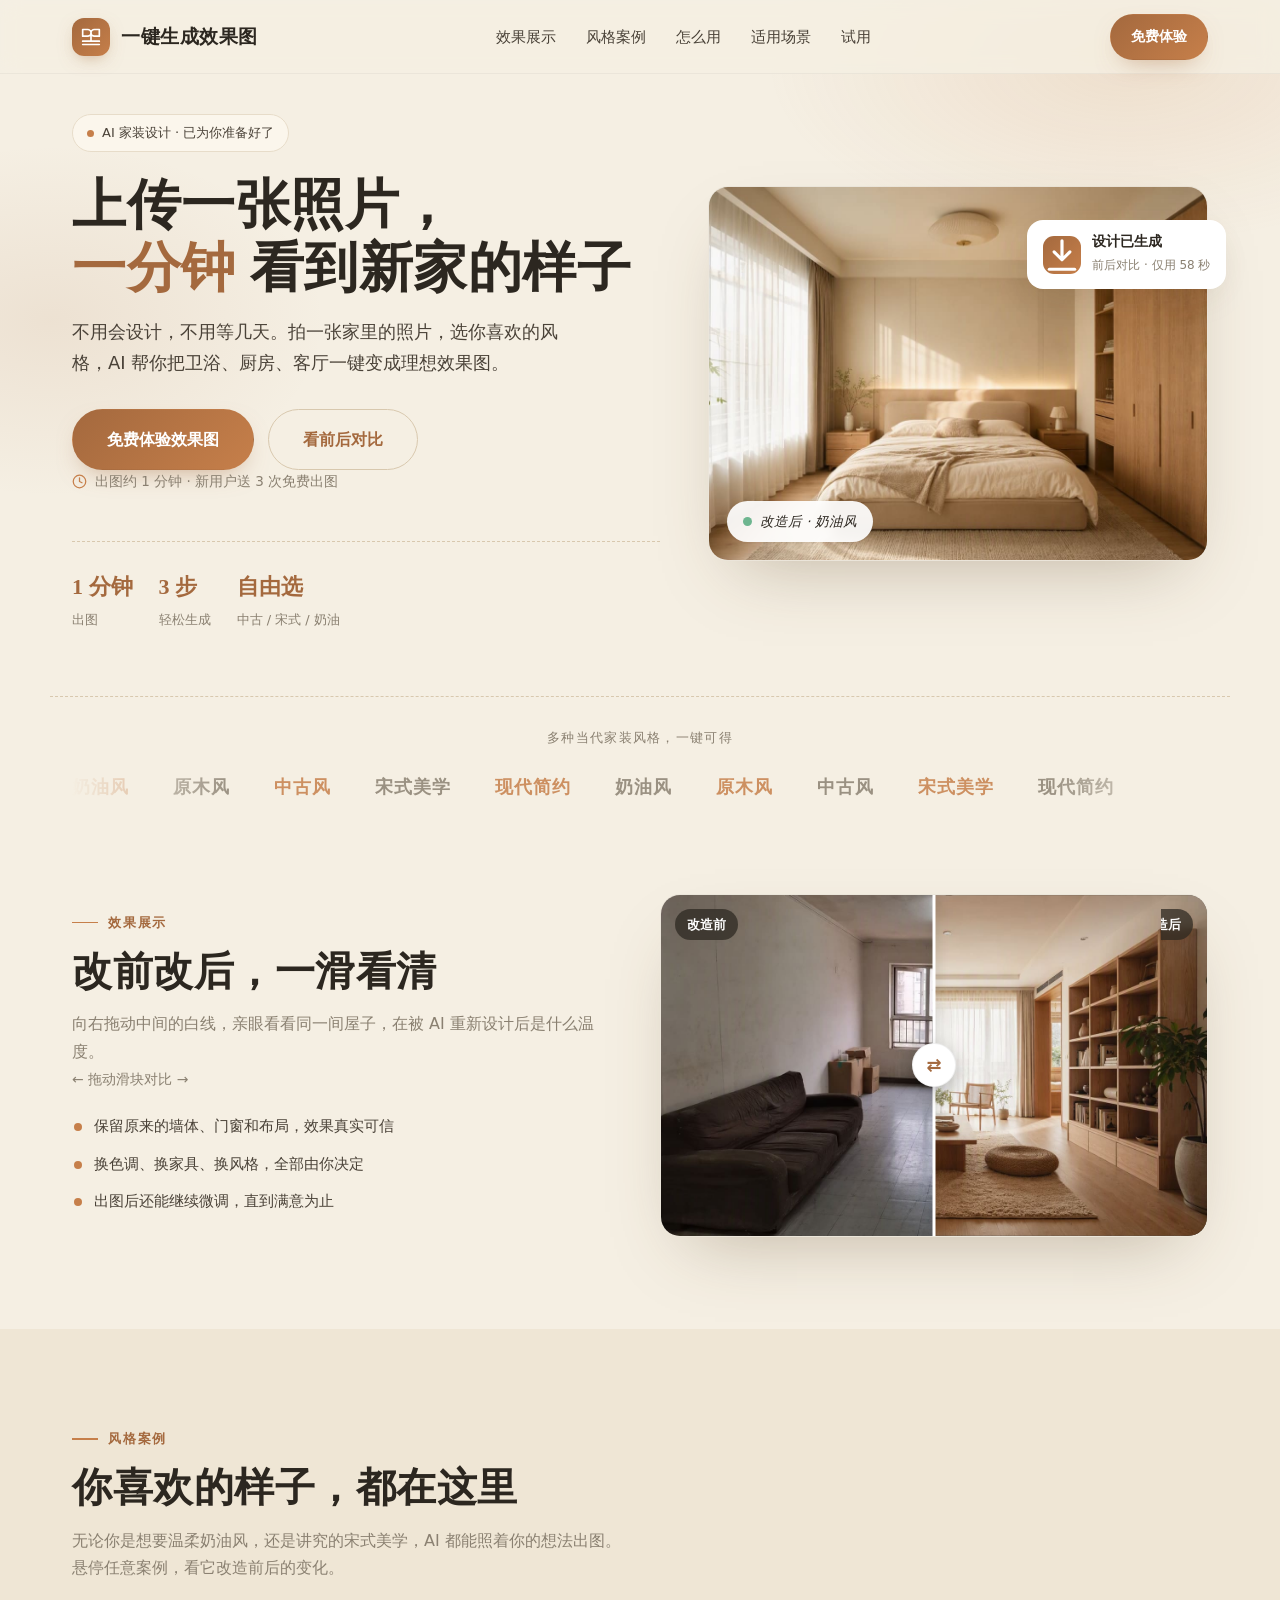
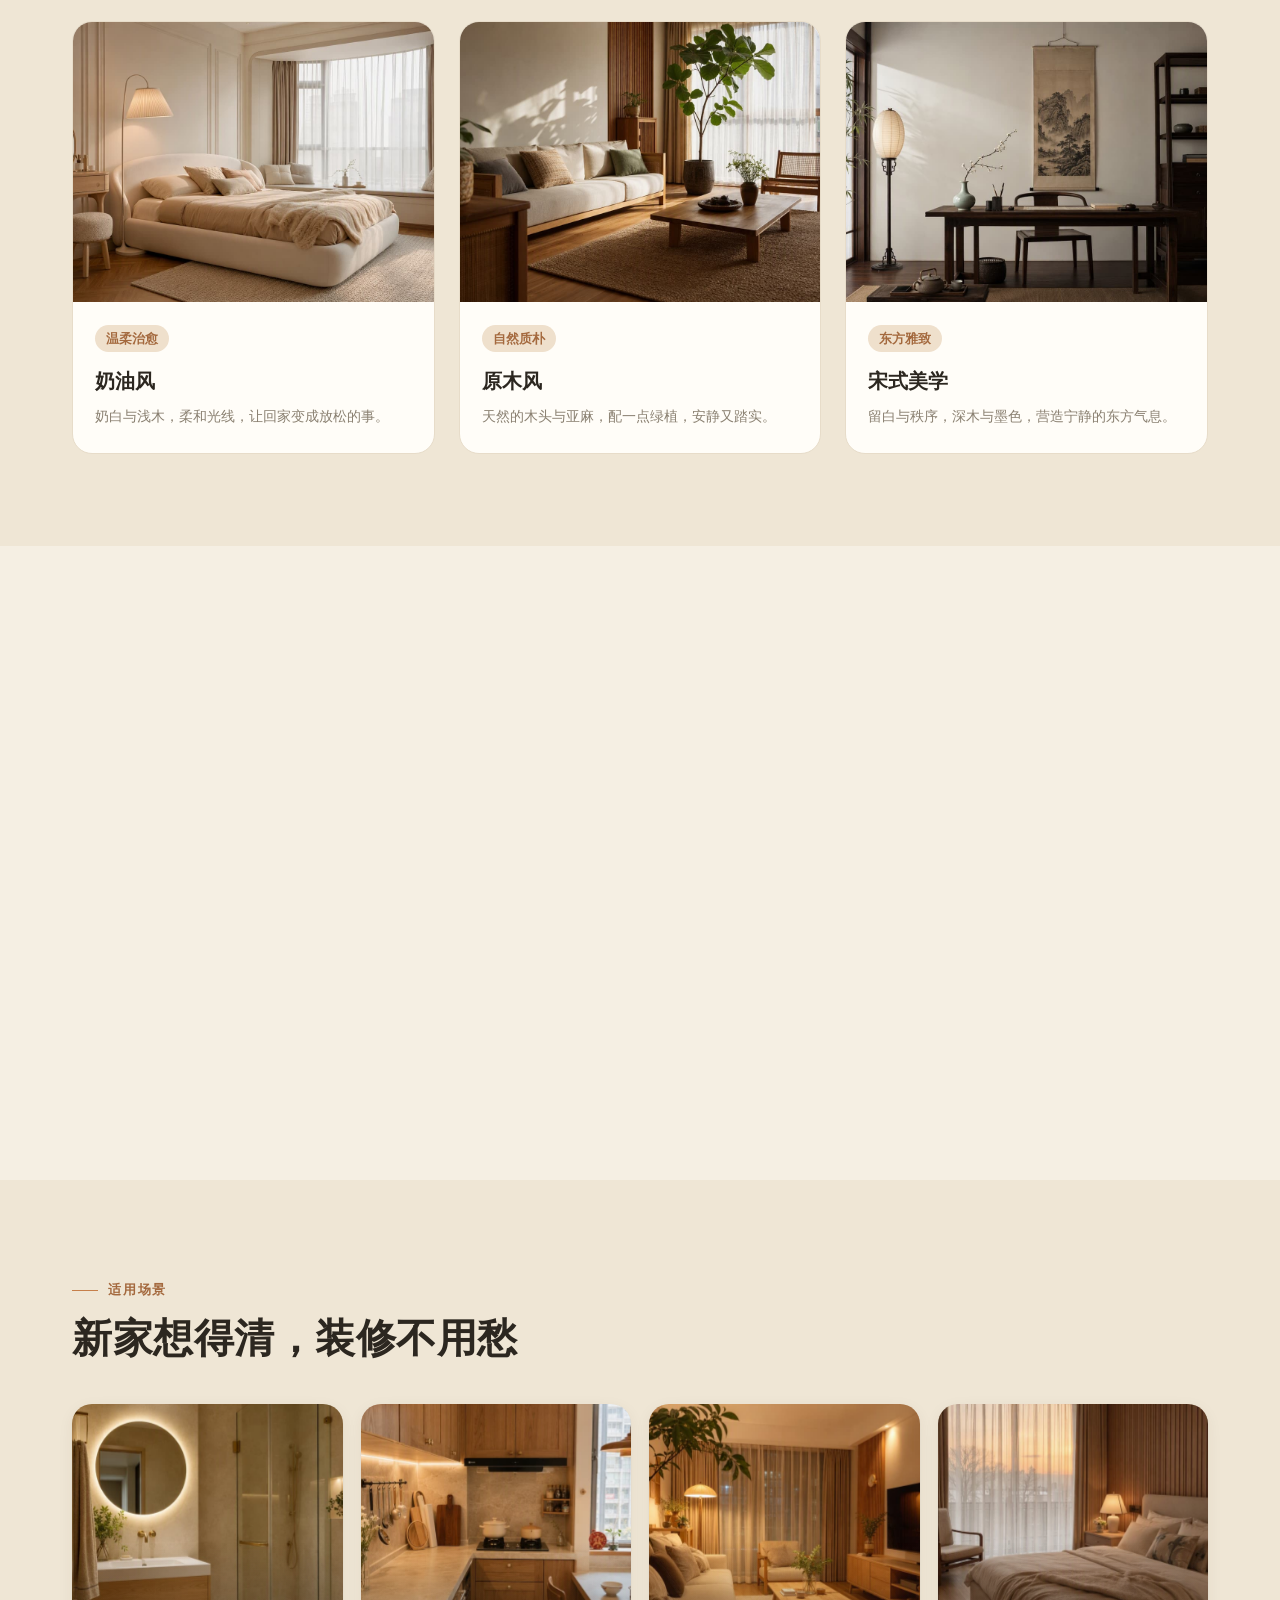
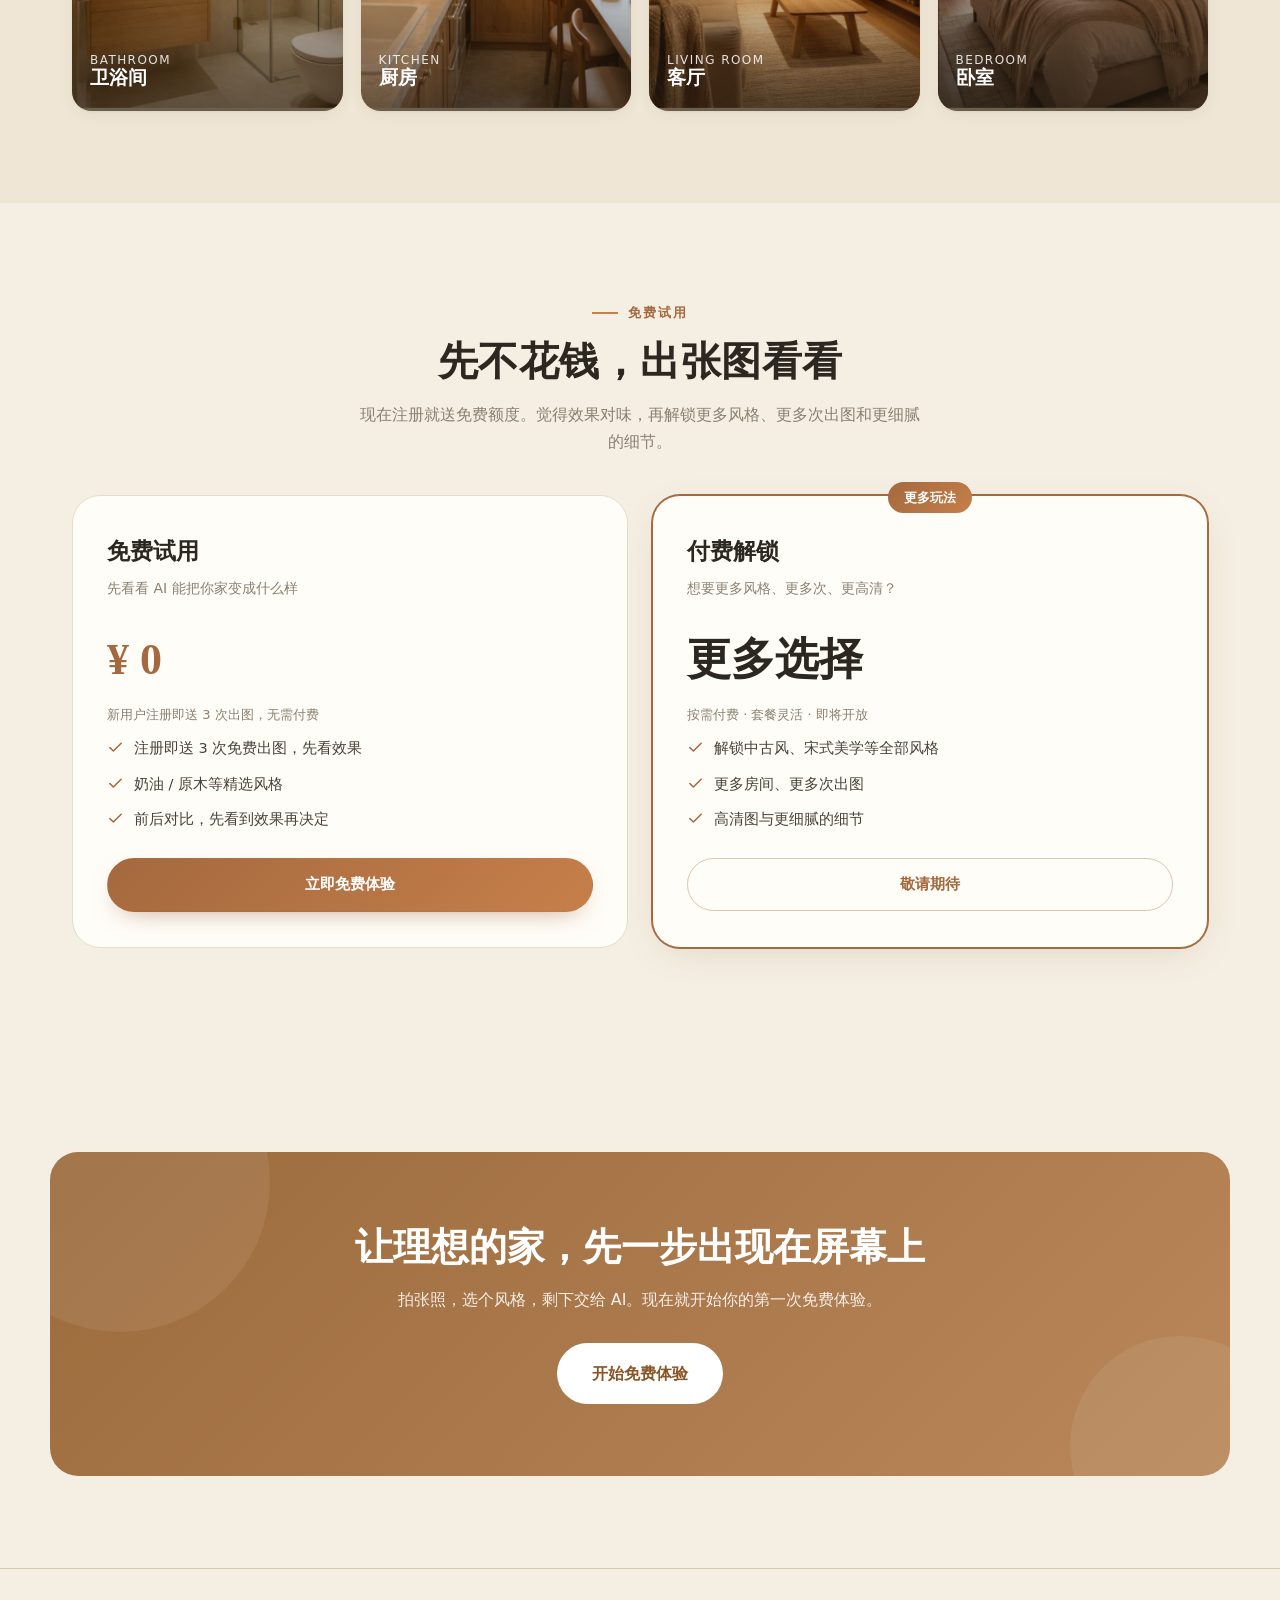
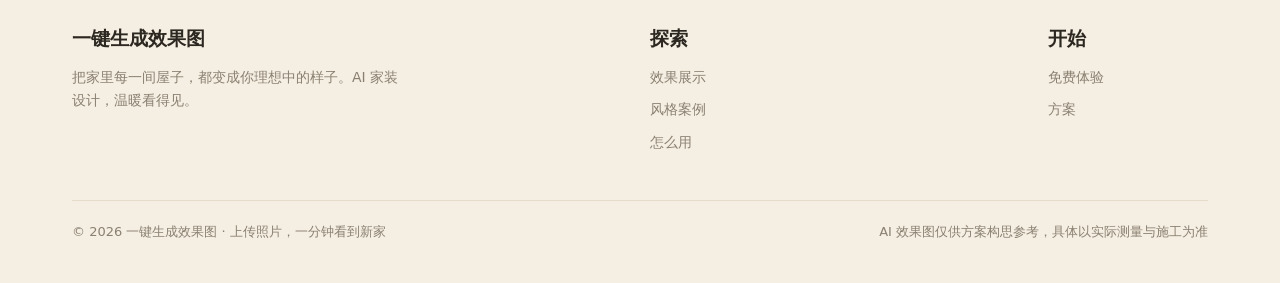
<file: index.html>
<!DOCTYPE html>
<html lang="zh-CN">
<head>
<meta charset="UTF-8">
<meta name="viewport" content="width=device-width, initial-scale=1.0">
<meta name="description" content="一键生成效果图 —— 上传家里照片，一分钟看到新家效果。AI 家装设计，温暖新家从这里开始。">
<title>一键生成效果图 · 上传照片，一分钟看到新家</title>
<link rel="stylesheet" href="css/style.css">
<link rel="preload" as="image" href="img/hero-after.jpg">
</head>
<body>

<!-- 滚动进度条 -->
<div class="scroll-progress" id="scrollBar" aria-hidden="true"></div>

<!-- 顶部导航 -->
<header class="nav" id="nav">
  <div class="container nav-inner">
    <a href="#top" class="brand magnetic">
      <span class="mark" aria-hidden="true">
        <svg viewBox="0 0 24 24" fill="none" stroke="currentColor" stroke-width="2" stroke-linecap="round" stroke-linejoin="round"><path d="M2 3h6a4 4 0 0 1 0 8H2zM22 3h-6a4 4 0 0 0 0 8h6zM2 21h20M2 17h20m-10-6v6"/></svg>
      </span>
      一键生成效果图
    </a>
    <nav>
      <ul class="nav-links" id="navLinks">
        <li><a href="#ba">效果展示</a></li>
        <li><a href="#cases">风格案例</a></li>
        <li><a href="#how">怎么用</a></li>
        <li><a href="#scenes">适用场景</a></li>
        <li><a href="#plan">试用</a></li>
      </ul>
    </nav>
    <div class="nav-cta">
      <a href="workbench.html" class="btn btn-primary btn-sm magnetic">免费体验</a>
      <button class="nav-toggle" id="navToggle" aria-label="菜单" aria-expanded="false">
        <svg width="22" height="22" viewBox="0 0 24 24" fill="none" stroke="currentColor" stroke-width="2" stroke-linecap="round"><path d="M3 6h18M3 12h18M3 18h18"/></svg>
      </button>
    </div>
  </div>
</header>

<main id="top">

  <!-- Hero -->
  <section class="hero">
    <div class="container hero-grid">
      <div class="hero-copy">
        <span class="hero-badge hero-anim"><span class="dot"></span> AI 家装设计 · 已为你准备好了</span>
        <h1 class="hero-anim">上传一张照片，<br><em>一分钟</em> 看到新家的样子</h1>
        <p class="lead hero-anim">不用会设计，不用等几天。拍一张家里的照片，选你喜欢的风格，AI 帮你把卫浴、厨房、客厅一键变成理想效果图。</p>
        <div class="hero-actions hero-anim">
          <a href="workbench.html" class="btn btn-primary btn-lg magnetic">免费体验效果图</a>
          <a href="#ba" class="btn btn-ghost btn-lg magnetic">看前后对比</a>
        </div>
        <span class="hero-note hero-anim">
          <svg viewBox="0 0 24 24" fill="none" stroke="currentColor" stroke-width="2" stroke-linecap="round" stroke-linejoin="round"><circle cx="12" cy="12" r="10"/><path d="M12 6v6l4 2"/></svg>
          出图约 1 分钟 · 新用户送 3 次免费出图
        </span>
        <div class="trust hero-anim">
          <div class="trust-num"><b>1 分钟</b><span>出图</span></div>
          <div class="trust-num"><b>3 步</b><span>轻松生成</span></div>
          <div class="trust-num"><b>自由选</b><span>中古 / 宋式 / 奶油</span></div>
        </div>
      </div>

      <div class="hero-visual hero-anim par-wrap">
        <div class="frame tilt" data-ba>
          <img class="after" src="img/hero-after.jpg" alt="改造后的温暖奶油风卧室">
          <img class="before" src="img/hero-before.jpg" alt="改造前的旧卧室" loading="lazy">
          <i class="chip green"><span class="c"></span> 改造后 · 奶油风</i>
          <i class="chip chip-before amber"><span class="c"></span> 改造前</i>
          <span class="rec-hint">悬停看改造前</span>
        </div>
        <div class="float-card">
          <span class="ic"><svg viewBox="0 0 24 24" fill="none" stroke="currentColor" stroke-width="2" stroke-linecap="round" stroke-linejoin="round"><path d="M12 3v12M7 10l5 5 5-5"/><path d="M4 21h16"/></svg></span>
          <div><b>设计已生成</b><span>前后对比 · 仅用 58 秒</span></div>
        </div>
      </div>
    </div>

    <div class="container brand-strip" data-reveal>
      <div class="t">多种当代家装风格，一键可得</div>
      <div class="marquee">
        <div class="marquee-track">
          <span>奶油风</span><span>原木风</span><span>中古风</span><span>宋式美学</span><span>现代简约</span>
          <span aria-hidden="true">奶油风</span><span aria-hidden="true">原木风</span><span aria-hidden="true">中古风</span><span aria-hidden="true">宋式美学</span><span aria-hidden="true">现代简约</span>
        </div>
      </div>
    </div>
  </section>

  <!-- Before / After 滑块 -->
  <section id="ba">
    <div class="container ba-grid">
      <div data-reveal>
        <span class="eyebrow">效果展示</span>
        <h2 class="sec-title">改前改后，一滑看清</h2>
        <p class="sec-sub">向右拖动中间的白线，亲眼看看同一间屋子，在被 AI 重新设计后是什么温度。</p>
        <span class="ba-label">← 拖动滑块对比 →</span>
        <ul class="ba-points">
          <li>保留原来的墙体、门窗和布局，效果真实可信</li>
          <li>换色调、换家具、换风格，全部由你决定</li>
          <li>出图后还能继续微调，直到满意为止</li>
        </ul>
      </div>
      <div data-reveal>
        <div class="frame ba" id="baSlider">
          <div class="ba-slider">
            <div class="img before"><img src="img/ba-before.jpg" alt="改造前的客厅"></div>
            <div class="img after"><img src="img/ba-after.jpg" alt="改造后温暖的奶油原木风客厅"></div>
            <span class="ba-tag before">改造前</span>
            <span class="ba-tag after">改造后</span>
            <div class="ba-line"></div>
            <div class="ba-handle"></div>
          </div>
        </div>
      </div>
    </div>
  </section>

  <!-- 风格案例 -->
  <section id="cases" style="background:var(--bg-soft)">
    <div class="container">
      <div data-reveal>
        <span class="eyebrow">风格案例</span>
        <h2 class="sec-title">你喜欢的样子，都在这里</h2>
        <p class="sec-sub">无论你是想要温柔奶油风，还是讲究的宋式美学，AI 都能照着你的想法出图。悬停任意案例，看它改造前后的变化。</p>
      </div>
      <div class="case-grid">
        <article class="case reveal-item" data-reveal>
          <div class="ph ba-hover-case">
            <img class="after" src="img/case-cream.jpg" alt="奶油风卧室">
            <img class="before" src="img/hero-before.jpg" alt="奶油风卧室改造前" loading="lazy">
            <span class="hv-tag">悬停 · 改造前</span>
          </div>
          <div class="bd">
            <span class="tag">温柔治愈</span>
            <h3>奶油风</h3>
            <p>奶白与浅木，柔和光线，让回家变成放松的事。</p>
          </div>
        </article>
        <article class="case reveal-item" data-reveal>
          <div class="ph ba-hover-case">
            <img class="after" src="img/case-wood.jpg" alt="原木风客厅">
            <img class="before" src="img/ba-before.jpg" alt="原木风客厅改造前" loading="lazy">
            <span class="hv-tag">悬停 · 改造前</span>
          </div>
          <div class="bd">
            <span class="tag">自然质朴</span>
            <h3>原木风</h3>
            <p>天然的木头与亚麻，配一点绿植，安静又踏实。</p>
          </div>
        </article>
        <article class="case reveal-item" data-reveal>
          <div class="ph ba-hover-case">
            <img class="after" src="img/case-song.jpg" alt="宋式美学书房">
            <img class="before" src="img/case-song-before.jpg" alt="宋式美学书房改造前" loading="lazy">
            <span class="hv-tag">悬停 · 改造前</span>
          </div>
          <div class="bd">
            <span class="tag">东方雅致</span>
            <h3>宋式美学</h3>
            <p>留白与秩序，深木与墨色，营造宁静的东方气息。</p>
          </div>
        </article>
      </div>
    </div>
  </section>

  <!-- 三步怎么用 -->
  <section id="how">
    <div class="container">
      <div style="text-align:center" data-reveal>
        <span class="eyebrow" style="justify-content:center">怎么用</span>
        <h2 class="sec-title">三步，把理想的家装进屏幕</h2>
      </div>
      <div class="steps">
        <article class="step reveal-item" data-reveal>
          <div class="num">01</div>
          <span class="ic"><svg viewBox="0 0 24 24" fill="none" stroke="currentColor" stroke-width="2" stroke-linecap="round" stroke-linejoin="round"><rect x="3" y="3" width="18" height="18" rx="2"/><circle cx="9" cy="9" r="2"/><path d="m21 15-3.5-3.5L6 23"/></svg></span>
          <h3>上传照片</h3>
          <p>拍一张家里的卫浴、厨房或客厅照片，直接传上来（或从手机相册里挑一张）。</p>
          <span class="opt">卧室</span><span class="opt">客厅</span><span class="opt">卫生间</span>
        </article>
        <article class="step reveal-item" data-reveal>
          <div class="num">02</div>
          <span class="ic"><svg viewBox="0 0 24 24" fill="none" stroke="currentColor" stroke-width="2" stroke-linecap="round" stroke-linejoin="round"><circle cx="12" cy="12" r="3"/><path d="M12 2v3m0 14v3M2 12h3m14 0h3M4.9 4.9l2.1 2.1m10 10 2.1 2.1M4.9 19.1l2.1-2.1m10-10 2.1-2.1"/></svg></span>
          <h3>选风格</h3>
          <p>奶油风、原木风、中古风、宋式美学……选中喜欢的，也可以再补充一句你的想法。</p>
          <span class="opt">风格选择</span><span class="opt">自定义补充</span>
        </article>
        <article class="step reveal-item" data-reveal>
          <div class="num">03</div>
          <span class="ic"><svg viewBox="0 0 24 24" fill="none" stroke="currentColor" stroke-width="2" stroke-linecap="round" stroke-linejoin="round"><path d="M13 2 3 14h7l-1 8 10-12h-7l1-8z"/></svg></span>
          <h3>一键出图</h3>
          <p>约一分钟后，改造后的效果图就到手，还能和原图前后对比，随时调整。</p>
          <span class="opt">约 1 分钟</span><span class="opt">前后对比</span>
        </article>
      </div>
    </div>
  </section>

  <!-- 适用场景 -->
  <section id="scenes" style="background:var(--bg-soft)">
    <div class="container">
      <div data-reveal>
        <span class="eyebrow">适用场景</span>
        <h2 class="sec-title">新家想得清，装修不用愁</h2>
      </div>
      <div class="scene-grid">
        <figure class="scene par-wrap reveal-item" data-reveal>
          <img class="par" src="img/scene-bathroom.jpg" alt="卫浴间效果图">
          <div class="shade"></div>
          <figcaption class="en">BATHROOM</figcaption>
          <div class="nm">卫浴间</div>
        </figure>
        <figure class="scene par-wrap reveal-item" data-reveal>
          <img class="par" src="img/scene-kitchen.jpg" alt="厨房效果图">
          <div class="shade"></div>
          <figcaption class="en">KITCHEN</figcaption>
          <div class="nm">厨房</div>
        </figure>
        <figure class="scene par-wrap reveal-item" data-reveal>
          <img class="par" src="img/scene-living.jpg" alt="客厅效果图">
          <div class="shade"></div>
          <figcaption class="en">LIVING ROOM</figcaption>
          <div class="nm">客厅</div>
        </figure>
        <figure class="scene par-wrap reveal-item" data-reveal>
          <img class="par" src="img/scene-bedroom.jpg" alt="卧室效果图">
          <div class="shade"></div>
          <figcaption class="en">BEDROOM</figcaption>
          <div class="nm">卧室</div>
        </figure>
      </div>
    </div>
  </section>

  <!-- 方案 / 免费试用 -->
  <section id="plan">
    <div class="container">
      <div style="text-align:center" data-reveal>
        <span class="eyebrow" style="justify-content:center">免费试用</span>
        <h2 class="sec-title">先不花钱，出张图看看</h2>
        <p class="sec-sub" style="margin:0 auto">现在注册就送免费额度。觉得效果对味，再解锁更多风格、更多次出图和更细腻的细节。</p>
      </div>
      <div class="plan-grid">
        <article class="plan reveal-item" data-reveal>
          <h3>免费试用</h3>
          <div class="hint">先看看 AI 能把你家变成什么样</div>
          <div class="free-big">¥ 0</div>
          <div class="price-note">新用户注册即送 3 次出图，无需付费</div>
          <ul>
            <li><svg viewBox="0 0 24 24" fill="none" stroke="currentColor" stroke-width="2.2" stroke-linecap="round" stroke-linejoin="round"><path d="M20 6 9 17l-5-5"/></svg>注册即送 3 次免费出图，先看效果</li>
            <li><svg viewBox="0 0 24 24" fill="none" stroke="currentColor" stroke-width="2.2" stroke-linecap="round" stroke-linejoin="round"><path d="M20 6 9 17l-5-5"/></svg>奶油 / 原木等精选风格</li>
            <li><svg viewBox="0 0 24 24" fill="none" stroke="currentColor" stroke-width="2.2" stroke-linecap="round" stroke-linejoin="round"><path d="M20 6 9 17l-5-5"/></svg>前后对比，先看到效果再决定</li>
          </ul>
          <a href="workbench.html" class="btn btn-primary magnetic">立即免费体验</a>
        </article>

        <article class="plan hot reveal-item" data-reveal>
          <span class="chip-pop">更多玩法</span>
          <h3>付费解锁</h3>
          <div class="hint">想要更多风格、更多次、更高清？</div>
          <div class="free-big" style="color:var(--ink)">更多选择</div>
          <div class="price-note">按需付费 · 套餐灵活 · 即将开放</div>
          <ul>
            <li><svg viewBox="0 0 24 24" fill="none" stroke="currentColor" stroke-width="2.2" stroke-linecap="round" stroke-linejoin="round"><path d="M20 6 9 17l-5-5"/></svg>解锁中古风、宋式美学等全部风格</li>
            <li><svg viewBox="0 0 24 24" fill="none" stroke="currentColor" stroke-width="2.2" stroke-linecap="round" stroke-linejoin="round"><path d="M20 6 9 17l-5-5"/></svg>更多房间、更多次出图</li>
            <li><svg viewBox="0 0 24 24" fill="none" stroke="currentColor" stroke-width="2.2" stroke-linecap="round" stroke-linejoin="round"><path d="M20 6 9 17l-5-5"/></svg>高清图与更细腻的细节</li>
          </ul>
          <a href="#plan" class="btn btn-ghost">敬请期待</a>
        </article>
      </div>
    </div>
  </section>

  <!-- CTA -->
  <section class="cta-band">
    <div class="container cta-inner reveal-item" data-reveal>
      <h2>让理想的家，先一步出现在屏幕上</h2>
      <p>拍张照，选个风格，剩下交给 AI。现在就开始你的第一次免费体验。</p>
      <a href="workbench.html" class="btn btn-light btn-lg magnetic">开始免费体验</a>
    </div>
  </section>

</main>

<!-- 页脚 -->
<footer class="footer">
  <div class="container">
    <div class="footer-grid">
      <div>
        <h4>一键生成效果图</h4>
        <p>把家里每一间屋子，都变成你理想中的样子。AI 家装设计，温暖看得见。</p>
      </div>
      <div class="footer-col">
        <h4>探索</h4>
        <a href="#ba">效果展示</a>
        <a href="#cases">风格案例</a>
        <a href="#how">怎么用</a>
      </div>
      <div class="footer-col">
        <h4>开始</h4>
        <a href="workbench.html">免费体验</a>
        <a href="#plan">方案</a>
      </div>
    </div>
    <div class="footer-bottom">
      <span>© 2026 一键生成效果图 · 上传照片，一分钟看到新家</span>
      <span>AI 效果图仅供方案构思参考，具体以实际测量与施工为准</span>
    </div>
  </div>
</footer>

<script src="js/libs/gsap.min.js" defer></script>
<script src="js/libs/ScrollTrigger.min.js" defer></script>
<script src="js/main.js" defer></script>
</body>
</html>
</file>
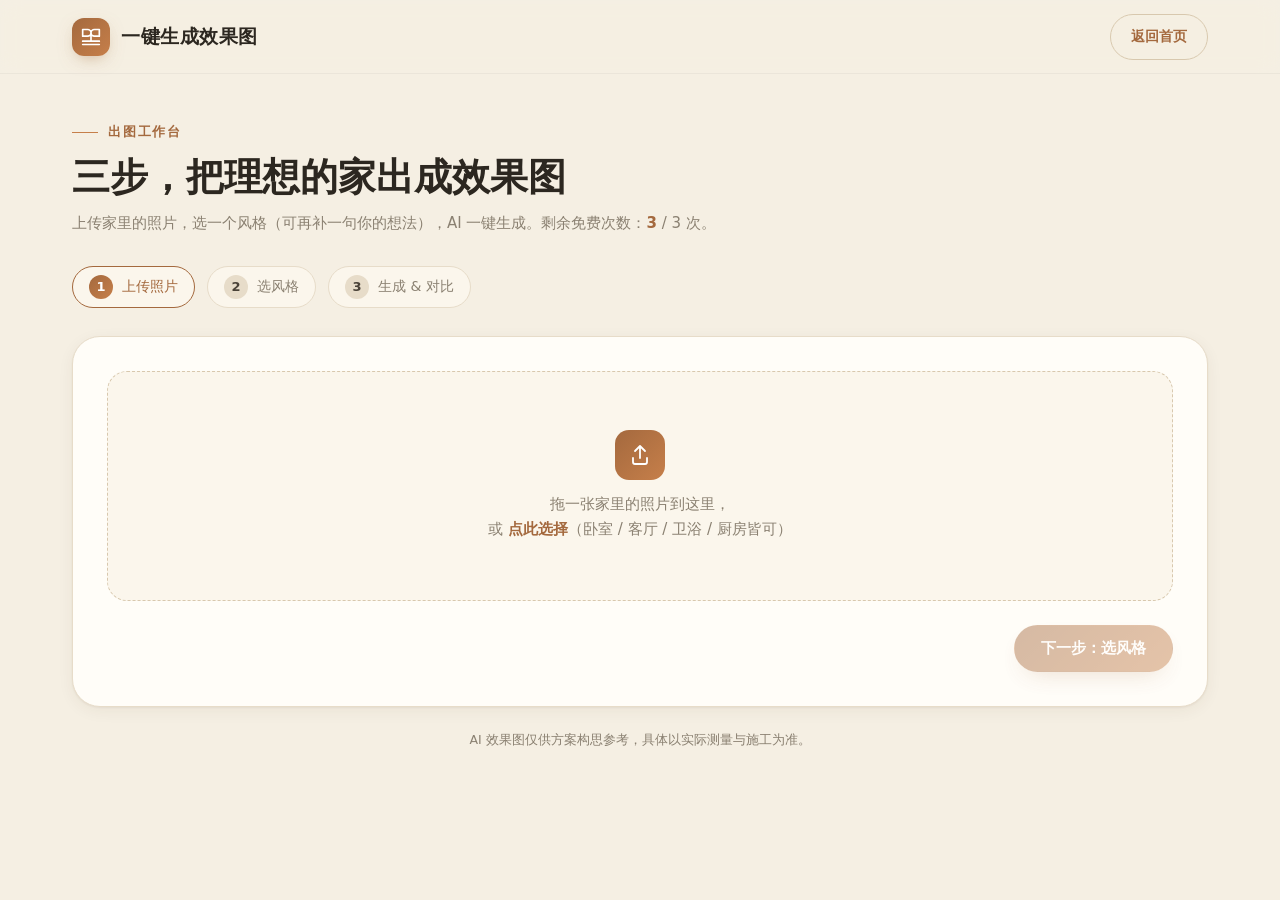
<file: workbench.html>
<!DOCTYPE html>
<html lang="zh-CN">
<head>
<meta charset="UTF-8">
<meta name="viewport" content="width=device-width, initial-scale=1.0">
<meta name="description" content="出图工作台 —— 上传照片，选风格，一键生成效果图。">
<title>出图工作台 | 一键生成效果图</title>
<link rel="stylesheet" href="css/style.css">
</head>
<body>

<!-- 顶部导航 -->
<header class="nav" id="nav">
  <div class="container nav-inner">
    <a href="index.html" class="brand">
      <span class="mark" aria-hidden="true">
        <svg viewBox="0 0 24 24" fill="none" stroke="currentColor" stroke-width="2" stroke-linecap="round" stroke-linejoin="round"><path d="M2 3h6a4 4 0 0 1 0 8H2zM22 3h-6a4 4 0 0 0 0 8h6zM2 21h20M2 17h20m-10-6v6"/></svg>
      </span>
      一键生成效果图
    </a>
    <div class="nav-cta">
      <a href="index.html" class="btn btn-ghost btn-sm">返回首页</a>
    </div>
  </div>
</header>

<main class="wb-main">
  <div class="container">

    <div class="wb-head" data-reveal>
      <span class="eyebrow">出图工作台</span>
      <h1>三步，把理想的家出成效果图</h1>
      <p>上传家里的照片，选一个风格（可再补一句你的想法），AI 一键生成。剩余免费次数：<b id="quotaLeft">3</b> / 3 次。</p>
    </div>

    <!-- 步骤进度 -->
    <ol class="stepper" data-reveal>
      <li class="step is-done" data-step="1"><span class="dot">1</span> 上传照片</li>
      <li class="step" data-step="2"><span class="dot">2</span> 选风格</li>
      <li class="step" data-step="3"><span class="dot">3</span> 生成 &amp; 对比</li>
    </ol>

    <!-- 步骤 1：上传 -->
    <section class="wb-panel" id="p1" data-reveal>
      <div class="dropzone" id="dz">
        <input type="file" id="fileInput" accept="image/*" hidden>
        <div id="dzInner" class="dz-inner">
          <span class="dz-ic">
            <svg viewBox="0 0 24 24" fill="none" stroke="currentColor" stroke-width="1.8" stroke-linecap="round" stroke-linejoin="round"><path d="M12 3v12M7 8l5-5 5 5"/><path d="M5 15v4a2 2 0 0 0 2 2h10a2 2 0 0 0 2-2v-4"/></svg>
          </span>
          <p>拖一张家里的照片到这里，<br>或 <b>点此选择</b>（卧室 / 客厅 / 卫浴 / 厨房皆可）</p>
        </div>
        <div class="dz-preview" id="dzPreview" hidden>
          <img id="photoPreview" alt="已上传的照片">
          <span class="dz-repick" id="repickBtn">重新选择</span>
        </div>
      </div>
      <div class="panel-actions">
        <button class="btn btn-primary" id="nextBtn" type="button" aria-disabled="true">下一步：选风格</button>
      </div>
    </section>

    <!-- 步骤 2：选风格 -->
    <section class="wb-panel" id="p2" data-reveal hidden>
      <p class="field-label">选择你想要的风格</p>
      <div class="style-grid" id="styleGrid"></div>
      <p class="field-label" style="margin-top:22px">补充说明（可选）</p>
      <textarea id="customText" rows="2" maxlength="80"
        placeholder="例如：想换原木色的浴室柜 / 床头墙刷成奶油白 / 整体再温暖一点"></textarea>
      <div class="panel-actions">
        <button class="btn btn-ghost btn-js" id="backBtn1" type="button">上一步</button>
        <button class="btn btn-primary btn-js" id="genBtn" type="button">生成效果图</button>
      </div>
    </section>

    <!-- 步骤 3：生成 & 前后对比 -->
    <section class="wb-panel" id="p3" data-reveal hidden>
      <div class="gen-loading" id="genLoading" hidden>
        <span class="spinner"></span>
        <p>正在出图，通常 20 秒到 1 分钟…<br><small>这段时间别关窗口，也不用一直盯着。</small></p>
      </div>
      <div class="gen-error" id="genError" hidden>
        <p id="genErrorText"></p>
        <button class="btn btn-ghost btn-js" id="retryBtn" type="button">回上一步重试</button>
      </div>
      <div class="gen-result" id="genResult" hidden>
        <div class="result-tip" id="demoTip" hidden>当前为【示例效果图】：出图引擎尚未接入，仅演示交互流程。</div>
        <div class="frame ba" id="resultSlider">
          <div class="ba-slider">
            <div class="img before"><img id="beforeImg" alt="改造前（你上传的照片）"></div>
            <div class="img after"><img id="afterImg" alt="改造后效果图"></div>
            <span class="ba-tag before">你的照片</span>
            <span class="ba-tag after">AI 效果</span>
            <div class="ba-line"></div>
            <div class="ba-handle"></div>
          </div>
        </div>
        <div class="panel-actions">
          <button class="btn btn-ghost btn-js" id="backBtn2" type="button">换个风格重来</button>
          <a class="btn btn-primary" id="againBtn" href="#p1">再做一次</a>
        </div>
      </div>
    </section>

    <p class="wb-footnote" data-reveal>AI 效果图仅供方案构思参考，具体以实际测量与施工为准。</p>

  </div>
</main>

<script src="js/config.js" defer></script>
<script src="js/workbench.js" defer></script>
</body>
</html>
</file>
<file: css/style.css>
/* ============================================================
   一键生成效果图 · 温暖家装感设计系统
   ============================================================ */

:root{
  /* 温暖配色 */
  --bg:        #F5EFE3;   /* 亚麻暖米底 */
  --bg-soft:   #EFE6D5;
  --surface:   #FFFFFF;
  --surface-warm:#FBF6EC; /* 暖白卡片 */
  --card:      #FFFDF8;
  --ink:       #2C2720;   /* 暖黑，正文 */
  --ink-soft:  #4A4238;
  --muted:     #8A8071;   /* 灰咖，辅助 */
  --faint:     #C4B9A6;
  --primary:   #A4693E;   /* 橡木棕·主色 */
  --primary-deep:#8A5527;
  --primary-soft:#EFE0CC;
  --accent:    #C67F4A;   /* 焦糖·点缀 */
  --line:      #E7DCC9;
  --line-strong:#D8C8AE;
  --white:     #FFFFFF;

  --radius:    14px;
  --radius-lg: 20px;
  --radius-xl: 28px;

  --shadow-sm: 0 1px 2px rgba(60,45,25,.05), 0 4px 16px rgba(60,45,25,.06);
  --shadow:    0 10px 40px -12px rgba(90,65,35,.18);
  --shadow-lg: 0 30px 70px -30px rgba(90,65,35,.35);

  --serif: "Songti SC","Noto Serif SC","STSong","SimSun",serif;
  --sans:  "PingFang SC","Microsoft YaHei","Hiragino Sans GB",system-ui,-apple-system,"Segoe UI",Roboto,sans-serif;

  --maxw: 1180px;
  --nav-h: 74px;
}

*{box-sizing:border-box;margin:0;padding:0}
/* hidden 属性必须说话算数：.btn{display:inline-flex}、.dz-inner 之类的作者样式
   优先级高于浏览器默认的 [hidden]{display:none}，会让「隐藏」静默失效。 */
[hidden]{display:none !important}
html{scroll-behavior:smooth;-webkit-text-size-adjust:100%}
body{
  font-family:var(--sans);
  color:var(--ink);
  background:var(--bg);
  line-height:1.7;
  -webkit-font-smoothing:antialiased;
  overflow-x:hidden;
}
img{max-width:100%;display:block}
a{color:inherit;text-decoration:none}
.container{width:100%;max-width:var(--maxw);margin:0 auto;padding:0 22px}

/* ---------- 顶部导航 ---------- */
.nav{
  position:fixed;top:0;left:0;right:0;z-index:100;
  height:var(--nav-h);
  background:rgba(245,239,227,.82);
  backdrop-filter:saturate(140%) blur(10px);
  border-bottom:1px solid rgba(0,0,0,.04);
  transition:background .3s;
}
.nav-inner{display:flex;align-items:center;justify-content:space-between;height:var(--nav-h)}
.brand{display:flex;align-items:center;gap:11px;font-family:var(--serif);font-weight:700;font-size:19px;letter-spacing:.5px}
.brand .mark{
  width:38px;height:38px;border-radius:12px;flex:0 0 auto;
  display:grid;place-items:center;color:var(--white);
  background:linear-gradient(135deg,var(--primary),var(--accent));
  box-shadow:0 6px 18px -6px rgba(164,105,62,.55);
}
.brand .mark svg{width:20px;height:20px}
.nav-links{display:flex;align-items:center;gap:30px;list-style:none}
.nav-links a{font-size:14.5px;color:var(--ink-soft);transition:color .2s;position:relative}
.nav-links a:hover{color:var(--primary)}
.nav-cta{display:flex;align-items:center;gap:22px}
.nav-toggle{display:none;background:none;border:0;cursor:pointer;width:40px;height:40px;border-radius:10px;place-items:center}

/* ---------- 按钮 ---------- */
.btn{
  display:inline-flex;align-items:center;justify-content:center;gap:9px;
  padding:13px 26px;border-radius:999px;font-size:15px;font-weight:600;
  cursor:pointer;border:1px solid transparent;transition:transform .2s,box-shadow .2s,background .2s,color .2s;
  font-family:var(--sans);white-space:nowrap;
}
.btn-primary{background:linear-gradient(135deg,var(--primary),var(--accent));color:#fff;box-shadow:0 10px 26px -12px rgba(164,105,62,.6)}
.btn-primary:hover{transform:translateY(-2px);box-shadow:0 16px 34px -12px rgba(164,105,62,.65)}
.btn-ghost{background:transparent;color:var(--primary);border-color:var(--line-strong)}
.btn-ghost:hover{background:var(--primary-soft);transform:translateY(-2px)}
.btn-sm{padding:10px 20px;font-size:14px}
.btn-lg{padding:16px 34px;font-size:16px}

/* ---------- 章节通用 ---------- */
section{padding:92px 0}
.eyebrow{
  display:inline-flex;align-items:center;gap:10px;
  font-size:13px;font-weight:600;letter-spacing:.14em;color:var(--primary,var(--accent));
}
.eyebrow::before{content:"";width:26px;height:1.5px;background:var(--accent)}
.sec-title{font-family:var(--serif);font-size:clamp(27px,4vw,40px);line-height:1.22;font-weight:700;letter-spacing:.5px;margin:14px 0 14px}
.sec-sub{color:var(--muted);font-size:16px;max-width:560px}

/* ---------- Hero ---------- */
.hero{padding:calc(var(--nav-h) + 40px) 0 0;position:relative;overflow:hidden}
.hero::before{
  content:"";position:absolute;inset:0;pointer-events:none;
  background:
    radial-gradient(600px 300px at 88% 8%, rgba(198,127,74,.14), transparent 60%),
    radial-gradient(500px 320px at 4% 40%, rgba(164,105,62,.10), transparent 55%);
}
.hero-grid{display:grid;grid-template-columns:1.08fr .92fr;gap:48px;align-items:center;position:relative}
.hero-badge{
  display:inline-flex;align-items:center;gap:8px;padding:7px 14px;border-radius:999px;
  background:var(--surface-warm);border:1px solid var(--line);font-size:13px;color:var(--ink-soft);
}
.hero-badge .dot{width:7px;height:7px;border-radius:50%;background:var(--accent)}
.hero h1{font-family:var(--serif);font-size:clamp(34px,5.2vw,54px);line-height:1.16;font-weight:700;letter-spacing:.5px;margin:22px 0 18px;text-wrap:pretty}
.hero h1 em{font-style:normal;color:var(--primary)}
.hero p.lead{color:var(--ink-soft);font-size:18px;max-width:520px;margin-bottom:30px}
.hero-actions{display:flex;flex-wrap:wrap;gap:14px;align-items:center;margin-top:6px}
.hero-note{display:inline-flex;align-items:center;gap:8px;font-size:13.5px;color:var(--muted)}
.hero-note svg{width:15px;height:15px;color:var(--accent)}
.trust{
  display:flex;gap:26px;margin-top:44px;padding-top:26px;
  border-top:1px dashed var(--line-strong);flex-wrap:wrap;
}
.trust b{display:block;font-family:var(--serif);font-size:22px;color:var(--primary)}
.trust span{font-size:13px;color:var(--muted)}

/* Hero 图片卡片 */
.hero-visual{position:relative}
.frame{
  position:relative;border-radius:var(--radius-lg);overflow:hidden;
  box-shadow:var(--shadow-lg);border:1px solid rgba(0,0,0,.04);
}
.frame img{width:100%;height:100%;object-fit:cover;display:block}
.chip{
  position:absolute;left:18px;bottom:18px;display:inline-flex;align-items:center;gap:8px;
  background:rgba(255,255,255,.92);backdrop-filter:blur(6px);
  padding:9px 16px;border-radius:999px;font-size:13.5px;font-weight:500;box-shadow:var(--shadow-sm);
}
.chip .c{width:9px;height:9px;border-radius:50%}
.chip.green .c{background:#6db58f}
.chip.amber .c{background:#e3a14f}
.float-card{
  position:absolute;right:-18px;top:34px;background:#fff;border-radius:16px;padding:12px 16px;
  box-shadow:var(--shadow);display:flex;align-items:center;gap:11px;animation:float 5s ease-in-out infinite;
}
.float-card .ic{width:38px;height:38px;border-radius:11px;display:grid;place-items:center;color:#fff;background:linear-gradient(135deg,var(--primary),var(--accent));flex:0 0 auto}
.float-card b{font-size:14px;display:block;line-height:1.3}
.float-card span{font-size:12px;color:var(--muted)}
@keyframes float{0%,100%{transform:translateY(0)}50%{transform:translateY(-9px)}}

/* ---------- Logos / 客户 ---------- */
.brand-strip{margin-top:64px;border-top:1px dashed var(--line-strong);padding-top:30px}
.brand-strip .t{text-align:center;font-size:13px;color:var(--muted);letter-spacing:.1em;margin-bottom:22px}
.brand-row{display:flex;flex-wrap:wrap;justify-content:center;gap:18px 40px}
.brand-row span{font-family:var(--serif);font-size:17px;color:var(--muted);font-weight:600;letter-spacing:1px}

/* ---------- Before / After 滑块 ---------- */
.ba-grid{display:grid;grid-template-columns:1fr 1fr;gap:40px;align-items:center}
.ba-label{font-size:14px;color:var(--muted);margin-bottom:14px}
.frame.ba{aspect-ratio:16/10;cursor:ew-resize}
.ba-slider{position:relative;height:100%;width:100%}
.ba-slider .img{position:absolute;inset:0;height:100%}
.ba-slider .img img{width:100%;height:100%;object-fit:cover;display:block}
.ba-slider .after{clip-path:inset(0 0 0 var(--p,50%))}
.ba-line{position:absolute;top:0;bottom:0;left:var(--p,50%);width:3px;background:#fff;transform:translateX(-1.5px);box-shadow:0 0 12px rgba(0,0,0,.25);z-index:3}
.ba-handle{
  position:absolute;top:50%;left:var(--p,50%);transform:translate(-50%,-50%);
  width:44px;height:44px;border-radius:50%;background:#fff;z-index:4;
  display:grid;place-items:center;box-shadow:0 6px 20px rgba(0,0,0,.25);border:1px solid rgba(0,0,0,.06);
}
.ba-handle::after{content:"⇄";font-size:18px;color:var(--primary);font-weight:700}
.ba-tag{position:absolute;top:14px;font-size:12.5px;font-weight:600;padding:5px 12px;border-radius:999px;background:rgba(44,39,32,.72);color:#fff;backdrop-filter:blur(4px)}
.ba-tag.before{left:14px}.ba-tag.after{right:14px}
.ba-points{list-style:none;margin-top:22px}
.ba-points li{position:relative;padding-left:22px;margin-bottom:12px;color:var(--ink-soft);font-size:15px}
.ba-points li::before{content:"";position:absolute;left:2px;top:9px;width:8px;height:8px;border-radius:50%;background:var(--accent)}

/* ---------- 风格案例 ---------- */
.case-grid{display:grid;grid-template-columns:repeat(3,1fr);gap:24px;margin-top:40px}
.case{background:var(--card);border-radius:var(--radius-lg);overflow:hidden;border:1px solid var(--line);transition:transform .3s,box-shadow .3s}
.case:hover{transform:translateY(-6px);box-shadow:var(--shadow)}
.case .ph{aspect-ratio:4/3.1;overflow:hidden}
.case .ph img{width:100%;height:100%;object-fit:cover;transition:transform .6s}
.case:hover .ph img{transform:scale(1.06)}
.case .bd{padding:22px 22px 24px}
.case h3{font-family:var(--serif);font-size:20px;margin-bottom:7px;font-weight:700}
.case p{color:var(--muted);font-size:14px}
.case .tag{display:inline-block;font-size:12.5px;color:var(--primary);background:var(--primary-soft);padding:3px 11px;border-radius:999px;margin-bottom:12px;font-weight:600}

/* ---------- 三步怎么用 ---------- */
.steps{display:grid;grid-template-columns:repeat(3,1fr);gap:24px;margin-top:40px}
.step{background:var(--surface-warm);border:1px solid var(--line);border-radius:var(--radius-lg);padding:30px 28px;position:relative;transition:transform .3s,box-shadow .3s}
.step:hover{transform:translateY(-5px);box-shadow:var(--shadow)}
.step .num{font-family:var(--serif);font-size:44px;line-height:1;font-weight:700;color:#E2CFB2}
.step .ic{width:46px;height:46px;border-radius:13px;display:grid;place-items:center;color:#fff;background:linear-gradient(135deg,var(--primary),var(--accent));margin:14px 0 16px}
.step .ic svg{width:22px;height:22px}
.step h3{font-family:var(--serif);font-size:21px;margin-bottom:8px}
.step p{color:var(--muted);font-size:14.5px}
.step .opt{display:inline-block;font-size:12.5px;color:var(--ink-soft);background:#fff;border:1px solid var(--line);padding:3px 10px;border-radius:999px;margin:14px 5px 0 0}

/* ---------- 适用场景 ---------- */
.scene-grid{display:grid;grid-template-columns:repeat(4,1fr);gap:18px;margin-top:40px}
.scene{position:relative;border-radius:var(--radius-lg);overflow:hidden;aspect-ratio:3/3.4;box-shadow:var(--shadow-sm);
  background:linear-gradient(160deg,#e9ddc8,#d8c5a6)}
.scene img{width:100%;height:100%;object-fit:cover;transition:transform .6s}
.scene:hover img{transform:scale(1.07)}
.scene .shade{position:absolute;inset:0;background:linear-gradient(to top,rgba(36,28,18,.62),rgba(36,28,18,0) 55%)}
.scene .nm{position:absolute;left:18px;bottom:16px;color:#fff;font-family:var(--serif);font-size:19px;font-weight:700}
.scene .en{position:absolute;left:18px;bottom:40px;color:rgba(255,255,255,.85);font-size:12px;letter-spacing:.12em}

/* ---------- 方案价格 ---------- */
.plan-grid{display:grid;grid-template-columns:1fr 1fr;gap:24px;margin-top:40px}
.plan{position:relative;background:var(--card);border:1px solid var(--line);border-radius:var(--radius-xl);padding:36px 34px;transition:transform .3s,box-shadow .3s}
.plan:hover{transform:translateY(-5px);box-shadow:var(--shadow)}
.plan.hot{border-color:var(--primary);box-shadow:0 0 0 1px var(--primary),var(--shadow)}
.plan .chip-pop{
  position:absolute;top:-14px;left:50%;transform:translateX(-50%);
  background:linear-gradient(135deg,var(--primary),var(--accent));color:#fff;
  font-size:12.5px;font-weight:600;padding:5px 16px;border-radius:999px;white-space:nowrap;
}
.plan h3{font-family:var(--serif);font-size:23px;margin-bottom:6px}
.plan .hint{color:var(--muted);font-size:14px;margin-bottom:22px}
.plan ul{list-style:none;margin:0 0 26px}
.plan li{display:flex;gap:10px;align-items:flex-start;margin-bottom:11px;color:var(--ink-soft);font-size:14.5px}
.plan li svg{width:17px;height:17px;color:var(--primary);flex:0 0 auto;margin-top:3px}
.plan .free-big{font-family:var(--serif);font-size:44px;font-weight:700;color:var(--primary);margin-bottom:6px}
.plan .price-note{font-size:13px;color:var(--muted);margin-bottom:10px}
.plan .btn{width:100%}

/* ---------- CTA 横幅 ---------- */
.cta-band{margin-top:20px}
.cta-inner{
  position:relative;overflow:hidden;border-radius:var(--radius-xl);
  background:linear-gradient(135deg,#9c6b3c,#b9875a);color:#fff;
  padding:72px 0;text-align:center;
}
.cta-inner::before,.cta-inner::after{content:"";position:absolute;border-radius:50%;background:rgba(255,255,255,.07)}
.cta-inner::before{width:300px;height:300px;left:-80px;top:-120px}
.cta-inner::after{width:220px;height:220px;right:-60px;bottom:-80px}
.cta-inner h2{font-family:var(--serif);font-size:clamp(26px,4vw,38px);font-weight:700;line-height:1.25;position:relative;z-index:1}
.cta-inner p{color:rgba(255,255,255,.88);margin:14px auto 30px;max-width:520px;font-size:16px;position:relative;z-index:1}
.cta-inner .btn-light{background:#fff;color:#8A5527;font-weight:600}
.cta-inner .btn-light:hover{transform:translateY(-2px)}

/* ---------- 页脚 ---------- */
.footer{border-top:1px solid var(--line-strong);padding:54px 0 40px;color:var(--muted)}
.footer-grid{display:flex;justify-content:space-between;gap:30px;flex-wrap:wrap}
.footer-grid h4{font-family:var(--serif);color:var(--ink);font-size:19px;margin-bottom:10px}
.footer-grid p{font-size:14px;max-width:340px}
.footer-col{min-width:160px}
.footer-col a{display:block;font-size:14px;color:var(--muted);margin-bottom:9px;transition:color .2s}
.footer-col a:hover{color:var(--primary)}
.footer-bottom{margin-top:36px;padding-top:20px;border-top:1px solid var(--line);display:flex;justify-content:space-between;gap:14px;flex-wrap:wrap;font-size:13px}

/* ---------- Reveal 动画 ---------- */
[data-reveal]{opacity:0;transform:translateY(24px);transition:opacity .7s ease,transform .7s ease}
[data-reveal].is-in{opacity:1;transform:none}
@media (prefers-reduced-motion: reduce){
  [data-reveal]{opacity:1;transform:none}
  .float-card{animation:none}
}

/* ---------- 工作台占位页 ---------- */
.wb-body{min-height:100vh;display:flex;align-items:center;justify-content:center;padding:100px 22px 60px;background:var(--bg);position:relative}
.wb-body::before{content:"";position:absolute;inset:0;pointer-events:none;
  background:radial-gradient(560px 300px at 50% 0%,rgba(198,127,74,.12),transparent 60%)}
.wb-card{position:relative;background:var(--card);border:1px solid var(--line);border-radius:var(--radius-xl);box-shadow:var(--shadow-lg);
  max-width:560px;width:100%;text-align:center;padding:58px 44px}
.wb-card .big-ic{width:84px;height:84px;margin:0 auto 26px;border-radius:24px;display:grid;place-items:center;color:#fff;
  background:linear-gradient(135deg,var(--primary),var(--accent));box-shadow:0 18px 40px -14px rgba(164,105,62,.6)}
.wb-card .big-ic svg{width:40px;height:40px}
.wb-card .pill{display:inline-flex;align-items:center;gap:8px;font-size:13px;font-weight:600;color:#8A5527;background:var(--primary-soft);padding:6px 14px;border-radius:999px;margin-bottom:18px}
.wb-card .pill .dot{width:7px;height:7px;border-radius:50%;background:var(--accent);animation:pulse 1.6s infinite}
@keyframes pulse{0%,100%{opacity:1}50%{opacity:.35}}
.wb-card h1{font-family:var(--serif);font-size:clamp(24px,4.4vw,32px);font-weight:700;margin-bottom:14px}
.wb-card p{color:var(--muted);font-size:15px;max-width:420px;margin:0 auto 14px}
.wb-card .steps-hint{margin:20px 0 30px;text-align:left;background:var(--surface-warm);border:1px dashed var(--line-strong);border-radius:var(--radius);padding:18px 20px}
.wb-card .steps-hint li{display:flex;gap:10px;font-size:14px;color:var(--ink-soft);margin-bottom:8px}
.wb-card .steps-hint li:last-child{margin-bottom:0}
.wb-card .steps-hint b{color:var(--primary)}
.remind{margin-top:20px;font-size:12.5px;color:var(--muted);line-height:1.6}
.wb-actions{display:flex;gap:14px;justify-content:center;flex-wrap:wrap}

/* ---------- 响应式 ---------- */
/* ============================================================
   动效增强 · 悬停前后对比 / 视差 / 倾斜 / 磁吸 / 跑马灯 / 进度条
   ============================================================ */

.scroll-progress{
  position:fixed;top:0;left:0;width:100%;height:3px;z-index:300;
  transform:scaleX(0);transform-origin:left;
  background:linear-gradient(90deg,var(--primary),var(--accent));
  box-shadow:0 0 8px rgba(198,127,74,.5);
}
.hero-anim{will-change:transform,opacity}
.par-wrap{position:relative}
.scene .par{transform:scale(1.16);will-change:transform}

/* 悬停看「改造前」：Hero 主图 */
.frame[data-ba] .after,
.frame[data-ba] .before{position:absolute;inset:0;width:100%;height:100%;object-fit:cover}
.frame[data-ba] .before{clip-path:inset(0 0 0 100%);transition:clip-path .8s cubic-bezier(.7,0,.2,1)}
.frame[data-ba]:hover .before{clip-path:inset(0 0 0 0)}
/* 两张图都是绝对定位，容器需自带比例，否则高度塌陷为 0 */
.frame[data-ba]{aspect-ratio:4/3;cursor:w-resize}
.frame[data-ba] .chip{transition:opacity .3s}
.frame[data-ba] .chip-before{left:auto;right:18px;opacity:0}
.frame[data-ba]:hover .chip-before{opacity:1}
.frame[data-ba]:hover .chip.green{opacity:0}
.rec-hint{
  position:absolute;right:18px;top:18px;z-index:2;font-size:12.5px;font-weight:600;color:#fff;
  background:rgba(164,105,62,.86);padding:5px 13px;border-radius:999px;
  opacity:0;transform:translateY(-5px);transition:.3s;pointer-events:none;
}
.frame[data-ba]:hover .rec-hint{opacity:1;transform:none}

/* 触屏无 hover：不提示「悬停看改造前」，避免点了没反应 */
@media (hover:none){
  .rec-hint,.case .ph .hv-tag{display:none}
  .frame[data-ba] .before,.case .ph.ba-hover-case .before{clip-path:inset(0 0 0 100%)}
}

/* 倾斜卡片 */
.tilt{transform-style:preserve-3d;will-change:transform}

/* 悬停看「改造前」：风格案例卡 */
.case .ph.ba-hover-case{position:relative;aspect-ratio:4/3.1;overflow:hidden;padding:0}
.case .ph.ba-hover-case img{position:absolute;inset:0;width:100%;height:100%;object-fit:cover;display:block}
.case .ph.ba-hover-case .after{transition:transform .6s ease}
.case .ph.ba-hover-case .before{transition:clip-path .75s cubic-bezier(.7,0,.2,1)}
.case .ph.ba-hover-case .before{clip-path:inset(0 0 0 100%)}
.case .ph.ba-hover-case:hover .before{clip-path:inset(0 0 0 0)}
.case .ph.ba-hover-case:hover .after{transform:scale(1.06)}
.case .ph.ba-hover-case .hv-tag{
  position:absolute;right:12px;top:12px;z-index:2;font-size:12px;font-weight:600;color:#fff;
  background:rgba(44,39,32,.6);backdrop-filter:blur(4px);padding:4px 11px;border-radius:999px;
  opacity:0;transform:translateY(-4px);transition:.3s;pointer-events:none;
}
.case .ph.ba-hover-case:hover .hv-tag{opacity:1;transform:none}

/* 磁吸按钮 */
.magnetic{will-change:transform;transition:transform .25s ease}
@media (hover:hover) and (pointer:fine){
  .btn-primary:hover,.btn-ghost:hover,.btn-light:hover,
  .btn-primary:focus,.btn-ghost:focus,.btn-light:focus{transform:translateY(-2px)}
}

/* 跑马灯风格条 */
.marquee{overflow:hidden;
  -webkit-mask-image:linear-gradient(90deg,transparent,#000 14%,#000 86%,transparent);
          mask-image:linear-gradient(90deg,transparent,#000 14%,#000 86%,transparent)}
.marquee-track{display:flex;align-items:center;gap:44px;width:max-content;animation:marquee 26s linear infinite}
.marquee-track span{font-family:var(--serif);font-size:18px;color:var(--muted);font-weight:600;letter-spacing:1px;white-space:nowrap;opacity:.85}
.marquee-track span:nth-child(odd){color:var(--accent)}
@keyframes marquee{to{transform:translateX(-50%)}}

/* 卡片交错出现快一点的点缀 */
.case-grid .reveal-item,.steps .reveal-item,.scene-grid .reveal-item,.plan-grid .reveal-item{transition-delay:0s}
.case-grid .reveal-item:nth-child(2),.steps .reveal-item:nth-child(2){transition-delay:.09s}
.case-grid .reveal-item:nth-child(3),.steps .reveal-item:nth-child(3){transition-delay:.18s}
.scene-grid .reveal-item:nth-child(2){transition-delay:.08s}
.scene-grid .reveal-item:nth-child(3){transition-delay:.16s}
.scene-grid .reveal-item:nth-child(4){transition-delay:.24s}

/* 滚动进度在移动端更细 */
@media (max-width:720px){
  .scroll-progress{height:2.5px}
}

section[id],.cta-band{scroll-margin-top:86px}
@media (prefers-reduced-motion: reduce){
  html{scroll-behavior:auto}
}

/* ============================================================
   出图工作台 · 骨架样式
   ============================================================ */
.wb-main{padding:calc(var(--nav-h) + 40px) 0 70px}
.wb-head{max-width:660px;margin-bottom:30px}
.wb-head h1{font-family:var(--serif);font-size:clamp(26px,4.2vw,38px);line-height:1.2;font-weight:700;margin:12px 0 10px}
.wb-head p{color:var(--muted);font-size:15px}
.wb-head p b{color:var(--primary);font-weight:700}

.stepper{display:flex;gap:12px;list-style:none;margin:0 0 28px;padding:0;flex-wrap:wrap}
.stepper .step{display:flex;align-items:center;gap:9px;font-size:14px;color:var(--muted);
  padding:8px 16px;border-radius:999px;background:var(--surface-warm);border:1px solid var(--line)}
.stepper .step .dot{width:24px;height:24px;border-radius:50%;display:grid;place-items:center;
  font-size:13px;font-weight:600;background:#E7DCC9;color:var(--ink-soft)}
.stepper .step.is-active{color:var(--primary);border-color:var(--primary)}
.stepper .step.is-active .dot{background:linear-gradient(135deg,var(--primary),var(--accent));color:#fff}
.stepper .step.is-done{color:var(--ink-soft)}
.stepper .step.is-done .dot{background:var(--primary);color:#fff}

.wb-panel{background:var(--card);border:1px solid var(--line);border-radius:var(--radius-xl);
  padding:34px;box-shadow:var(--shadow-sm)}
.field-label{font-size:14px;color:var(--ink-soft);margin-bottom:12px;font-weight:600}

.dropzone{border:1.5px dashed var(--line-strong);border-radius:var(--radius-lg);padding:36px 18px;
  text-align:center;cursor:pointer;transition:.25s;background:var(--surface-warm);
  min-height:230px;display:grid;place-items:center}
.dropzone:hover,.dropzone.is-over{border-color:var(--primary);background:#faf4e9}
.dz-ic{width:50px;height:50px;margin:0 auto 12px;display:grid;place-items:center;color:#fff;
  background:linear-gradient(135deg,var(--primary),var(--accent));border-radius:14px}
.dz-ic svg{width:24px;height:24px}
.dz-inner p{color:var(--muted);font-size:15px}
.dz-inner p b{color:var(--primary)}
.dz-preview{position:relative;max-width:420px;margin:0 auto}
.dz-preview img{width:100%;border-radius:var(--radius);box-shadow:var(--shadow-sm)}
.dz-repick{position:absolute;top:10px;right:10px;font-size:12.5px;color:#fff;
  background:rgba(44,39,32,.62);padding:5px 12px;border-radius:999px;cursor:pointer}
.panel-actions{display:flex;justify-content:flex-end;gap:12px;margin-top:24px;flex-wrap:wrap}
.btn.is-disabled,.btn[aria-disabled="true"]{opacity:.45;pointer-events:none}

.style-grid{display:grid;grid-template-columns:repeat(auto-fill,minmax(150px,1fr));gap:12px}
.style-card{border:1.5px solid var(--line);border-radius:var(--radius);background:var(--surface-warm);
  padding:16px 14px;text-align:left;cursor:pointer;transition:.2s;font-family:var(--sans)}
.style-card b{display:block;font-family:var(--serif);font-size:17px;color:var(--ink);margin-bottom:4px}
.style-card span{font-size:12.5px;color:var(--muted);line-height:1.5;display:block}
.style-card:hover{border-color:var(--primary)}
.style-card.is-selected{border-color:var(--primary);background:#f6ead8;box-shadow:inset 0 0 0 1px var(--primary)}
.style-card.is-selected b{color:var(--primary-deep)}
#customText{width:100%;resize:vertical;min-height:60px;border:1.5px solid var(--line-strong);
  border-radius:var(--radius);padding:12px 14px;font-family:var(--sans);font-size:14.5px;
  color:var(--ink);background:var(--surface-warm)}
#customText:focus{outline:none;border-color:var(--primary);background:#fff}

.gen-loading{text-align:center;padding:50px 0;color:var(--muted)}
.spinner{width:40px;height:40px;margin:0 auto 16px;border:3px solid var(--line-strong);
  border-top-color:var(--primary);border-radius:50%;animation:spin 1s linear infinite}
@keyframes spin{to{transform:rotate(360deg)}}
.gen-result .frame.ba{cursor:ew-resize}
.result-tip{margin-bottom:16px;font-size:13px;color:#8A5527;background:var(--primary-soft);
  padding:8px 14px;border-radius:10px}
.gen-loading small{display:block;margin-top:8px;font-size:12.5px;color:var(--faint)}
.gen-error{background:#F8EAE3;border:1px solid #E9CDBC;border-radius:var(--radius);
  padding:20px 22px;text-align:center}
.gen-error p{color:#96492F;font-size:14.5px;line-height:1.75;margin:0 0 16px}
.btn-js{cursor:pointer}
.wb-footnote{margin-top:22px;text-align:center;font-size:12.5px;color:var(--muted)}

@media (max-width:720px){
  .wb-main{padding-top:calc(var(--nav-h) + 20px)}
  .wb-panel{padding:22px}
}
@media (max-width:960px){
  .hero-grid,.ba-grid{grid-template-columns:1fr;gap:34px}
  .case-grid,.steps{grid-template-columns:1fr 1fr}
  .scene-grid{grid-template-columns:repeat(2,1fr)}
  .plan-grid{grid-template-columns:1fr 1fr}
  .float-card{right:12px}
}
@media (max-width:720px){
  section{padding:64px 0}
  .nav-links{
    position:fixed;top:var(--nav-h);left:0;right:0;
    flex-direction:column;align-items:stretch;gap:0;
    background:var(--bg);border-bottom:1px solid var(--line);
    padding:0 22px;max-height:0;overflow:hidden;transition:max-height .35s ease;
  }
  .nav-links.open{max-height:340px}
  .nav-links li{border-bottom:1px solid var(--line)}
  .nav-links a{display:block;padding:16px 2px;font-size:16px}
  .nav-cta .btn{display:none}
  .nav-toggle{display:grid}
  .case-grid,.steps,.plan-grid{grid-template-columns:1fr}
  .brand-row{gap:14px 24px}
  .hero{padding-top:calc(var(--nav-h) + 26px)}
}
</file>
